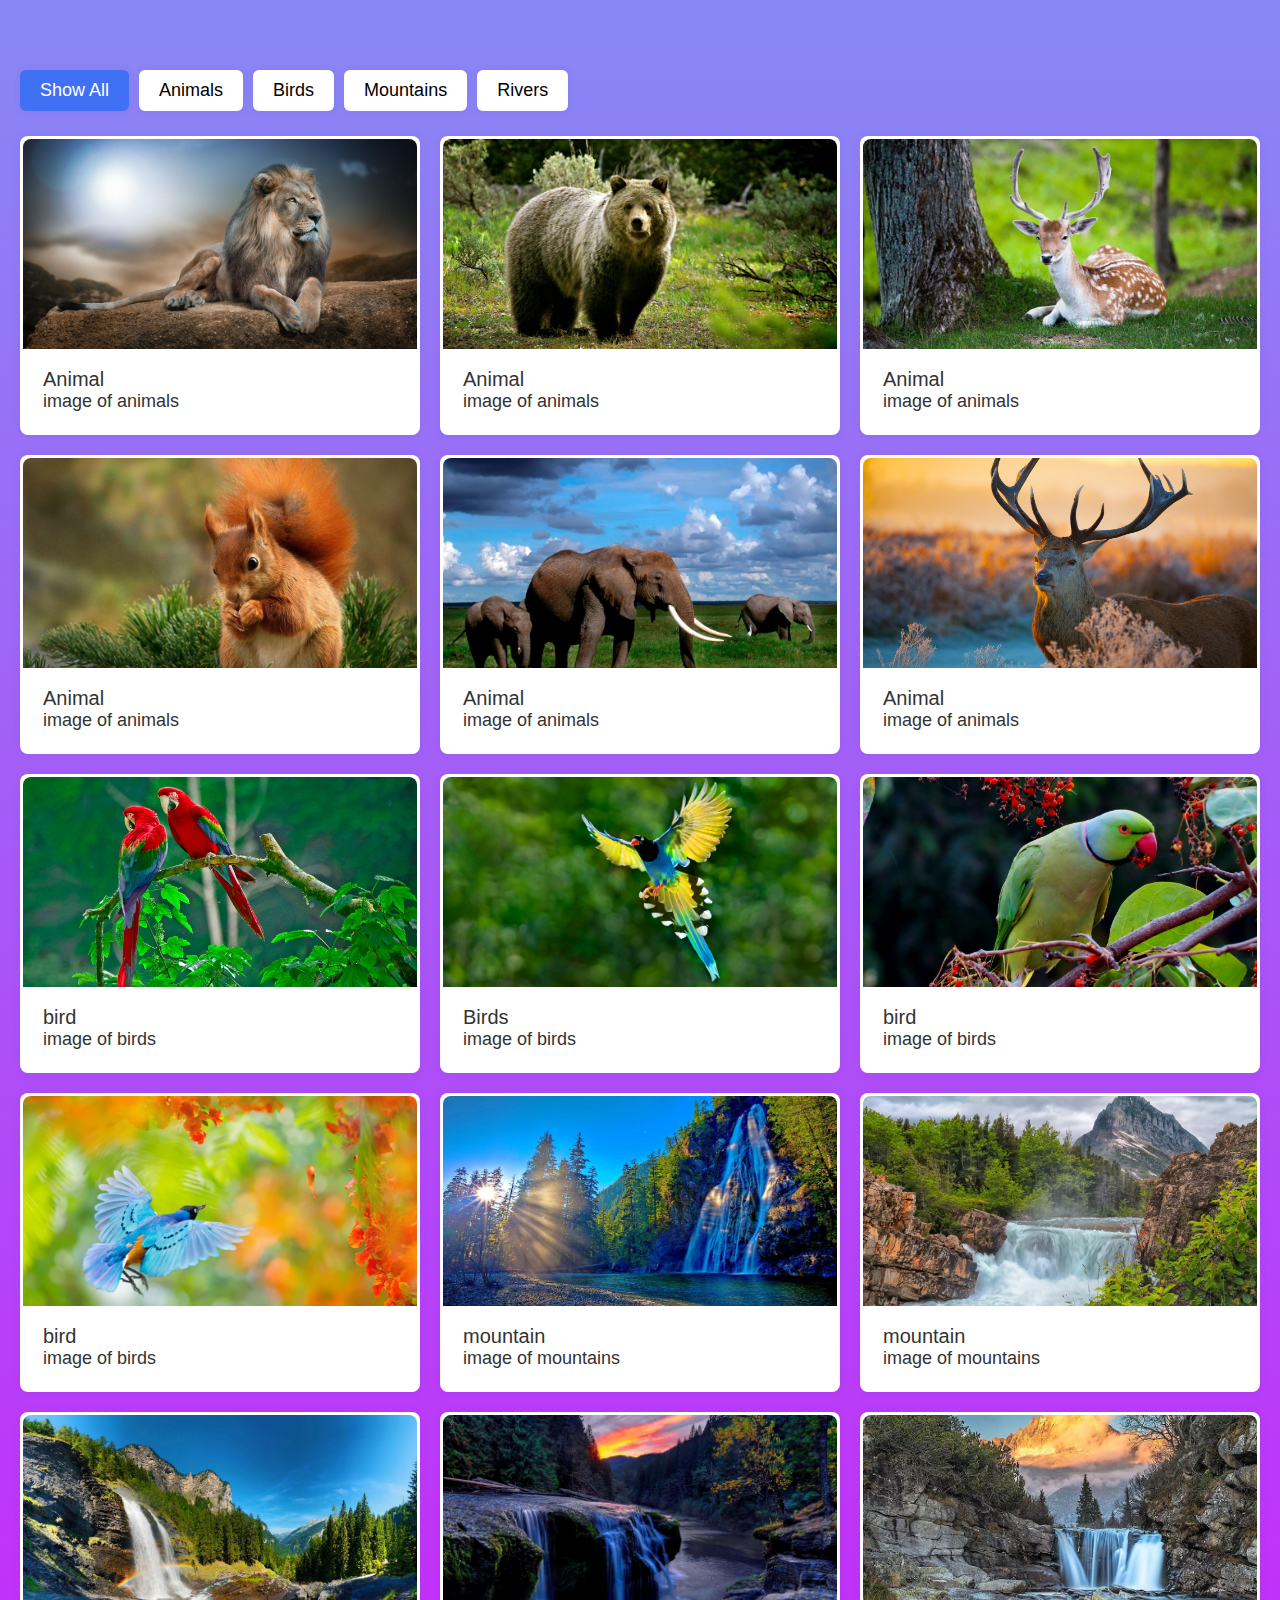
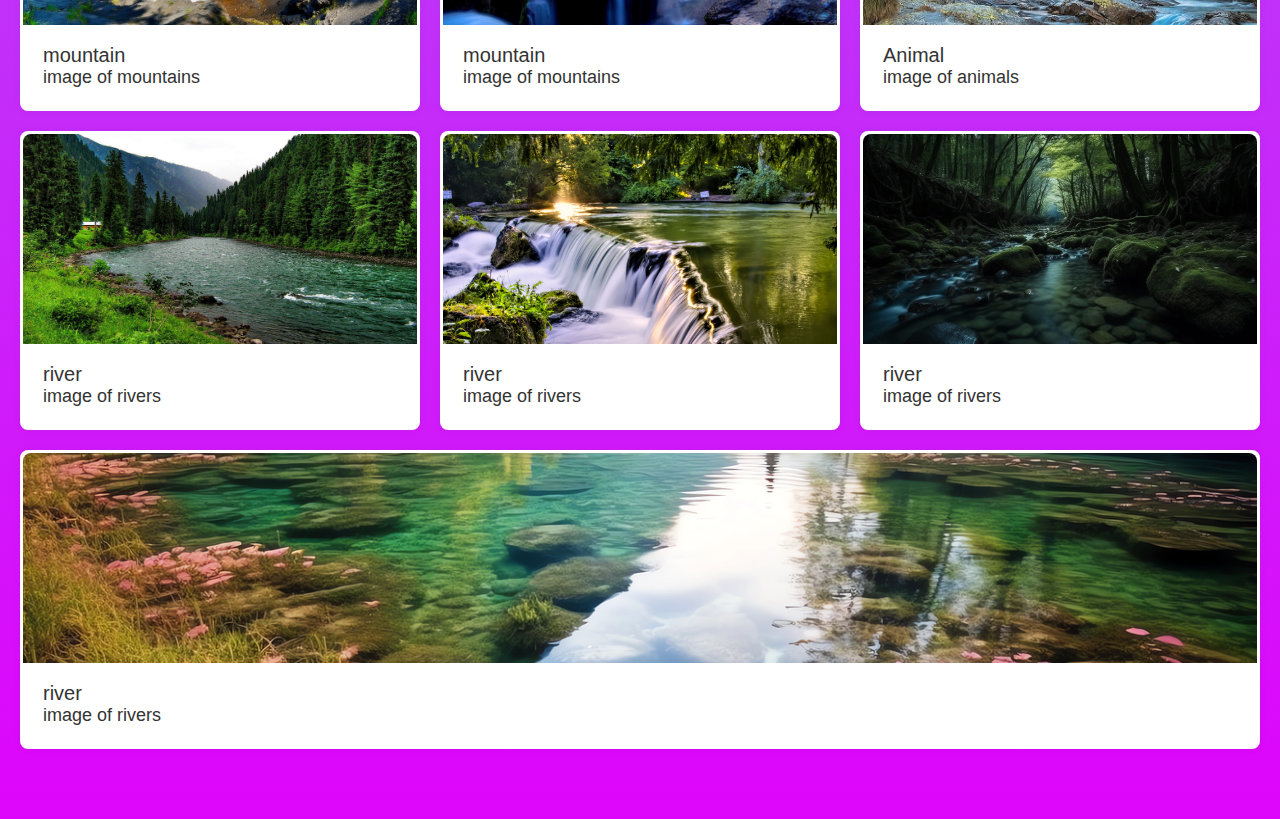
<file: code_Alpha/Task1-Image Gallery/index.html>
<!DOCTYPE html>
<html lang="en">
<head>
    <meta charset="UTF-8">
    <meta name="viewport" content="width=device-width, initial-scale=1.0">
    <title>Image gallery With filter category </title>
    <link rel="stylesheet" href="https://cdnjs.cloudflare.com/ajax/libs/font-awesome/6.7.2/css/all.min.css" integrity="sha512-Evv84Mr4kqVGRNSgIGL/F/aIDqQb7xQ2vcrdIwxfjThSH8CSR7PBEakCr51Ck+w+/U6swU2Im1vVX0SVk9ABhg==" crossorigin="anonymous" referrerpolicy="no-referrer" />
    <link rel="stylesheet" href="style.css">
</head>
<body>
    
<div class="container">
    <!-- filter buttons -->
    <div class="filter_button">
    <button class="active"  data-name="all">Show All</button>
    <button data-name="animals">Animals</button>
    <button data-name="birds">Birds</button>
    <button data-name="mountains">Mountains</button>
    <button data-name="rivers">Rivers</button>

</div>

    <!-- images cards -->
     <div class="filterable_cards">

        <div class="card" data-name="animals">
            <img src="images/animals/a1.jpg" alt="" srcset="">
            <div class="card_body">
                <h6 class="card_title">Animal</h6>
                <p class="card_text">image of animals</p>
            </div>
        </div>

         <div class="card" data-name="animals">
            <img src="images/animals/a2.jpg" alt="" srcset="">
            <div class="card_body">
                <h6 class="card_title">Animal</h6>
                <p class="card_text">image of animals</p>
            </div>
         </div>
             <div class="card" data-name="animals">
            <img src="images/animals/a3.jpg" alt="" srcset="">
            <div class="card_body">
                <h6 class="card_title">Animal</h6>
                <p class="card_text">image of animals</p>
            </div>
        </div>
             <div class="card" data-name="animals">
            <img src="images/animals/a4.jpg" alt="" srcset="">
            <div class="card_body">
                <h6 class="card_title">Animal</h6>
                <p class="card_text">image of animals</p>
            </div>
        </div>
         <div class="card" data-name="animals">
            <img src="images/animals/a5.jpg" alt="" srcset="">
            <div class="card_body">
                <h6 class="card_title">Animal</h6>
                <p class="card_text">image of animals</p>
            </div>
        </div>
         <div class="card" data-name="animals">
            <img src="images/animals/a6.jpg" alt="" srcset="">
            <div class="card_body">
                <h6 class="card_title">Animal</h6>
                <p class="card_text">image of animals</p>
            </div>
            
        </div>
        <!-- birds -->
        <div class="card" data-name="birds">
            <img src="images/birds/bi1.jpg" alt="" srcset="">
            <div class="card_body">
                <h6 class="card_title">bird</h6>
                <p class="card_text">image of birds</p>
            </div>
        </div>

         <div class="card" data-name="birds">
            <img src="images/birds/bi2.webp" alt="" srcset="">
            <div class="card_body">
                <h6 class="card_title">Birds</h6>
                <p class="card_text">image of birds</p>
            </div>
         </div>
             <div class="card" data-name="birds">
            <img src="images/birds/bi3.jpg" alt="" srcset="">
            <div class="card_body">
                <h6 class="card_title">bird</h6>
                <p class="card_text">image of birds</p>
            </div>
            </div>
             <div class="card" data-name="birds">
            <img src="images/birds/bi4.webp" alt="" srcset="">
            <div class="card_body">
                <h6 class="card_title">bird</h6>
                <p class="card_text">image of birds</p>
            </div>
            </div>

            <!-- mountain -->
        
            <div class="card" data-name="mountains">
            <img src="images/mountains/m1.jpg" alt="" srcset="">
            <div class="card_body">
                <h6 class="card_title">mountain</h6>
                <p class="card_text">image of mountains</p>
            </div>
        </div>

         <div class="card" data-name="mountains">
            <img src="images/mountains/m2.jpg" alt="" srcset="">
            <div class="card_body">
                <h6 class="card_title">mountain</h6>
                <p class="card_text">image of mountains</p>
            </div>
         </div>
             <div class="card" data-name="mountains">
            <img src="images/mountains/m3.jpg" alt="" srcset="">
            <div class="card_body">
                <h6 class="card_title">mountain</h6>
                <p class="card_text">image of mountains</p>
            </div>
        </div>
             <div class="card" data-name="mountains">
            <img src="images/mountains/m4.jpg" alt="" srcset="">
            <div class="card_body">
                <h6 class="card_title">mountain</h6>
                <p class="card_text">image of mountains</p>
            </div>
        </div>
         <div class="card" data-name="mountains">
            <img src="images/mountains/m5.jpg" alt="" srcset="">
            <div class="card_body">
                <h6 class="card_title">Animal</h6>
                <p class="card_text">image of animals</p>
            </div>
        </div>
          <div class="card" data-name="rivers">
            <img src="images/rivers/r1.jpg" alt="" srcset="">
            <div class="card_body">
                <h6 class="card_title">river</h6>
                <p class="card_text">image of rivers</p>
            </div>
        </div>

         <div class="card" data-name="rivers">
            <img src="images/rivers/r2.jpg" alt="" srcset="">
            <div class="card_body">
                <h6 class="card_title">river</h6>
                <p class="card_text">image of rivers</p>
            </div>
         </div>
             <div class="card" data-name="rivers">
            <img src="images/rivers/r3.jpg" alt="" srcset="">
            <div class="card_body">
                <h6 class="card_title">river</h6>
                <p class="card_text">image of rivers</p>
            </div>
        </div>
             <div class="card" data-name="rivers">
            <img src="images/rivers/r4.png" alt="" srcset="">
            <div class="card_body">
                <h6 class="card_title">river</h6>
                <p class="card_text">image of rivers</p>
            </div>
        </div>
       
     
    
</div>
   <script src="main.js"></script>
</body>
</html>
</file>
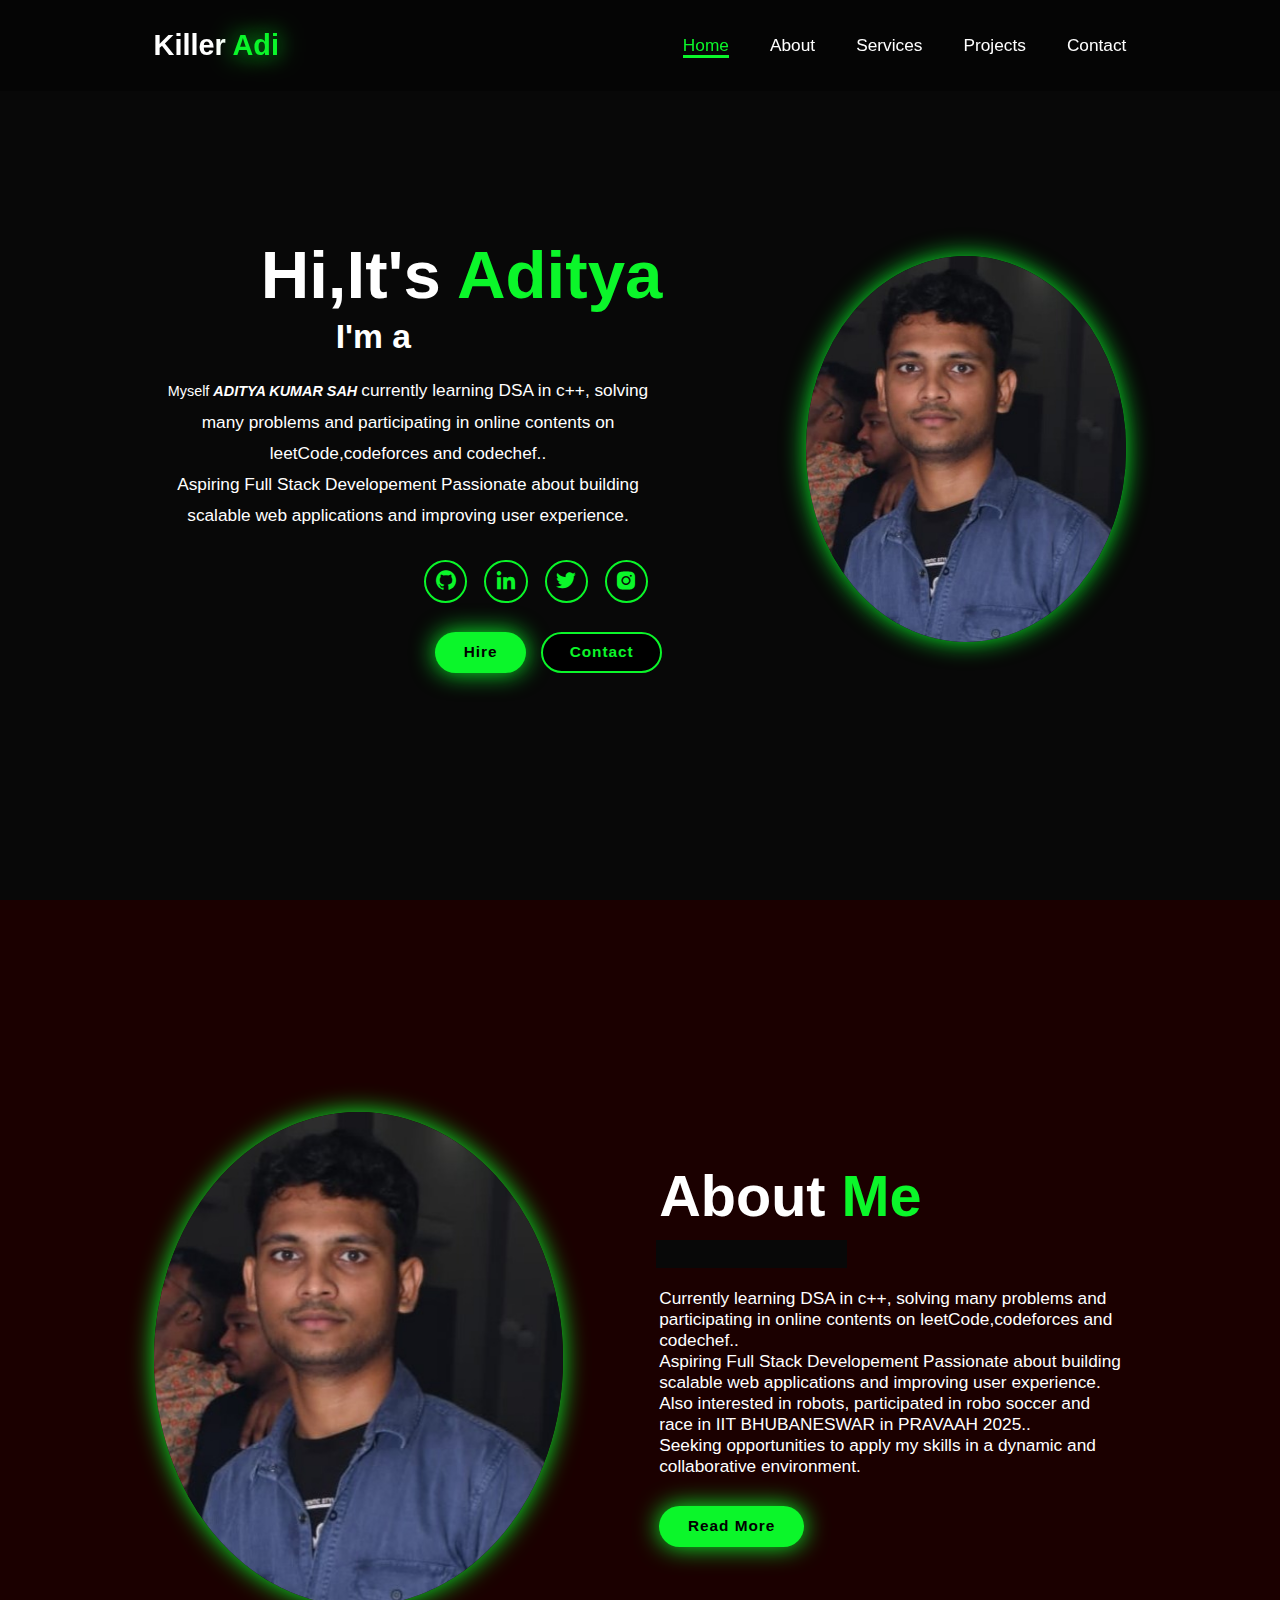
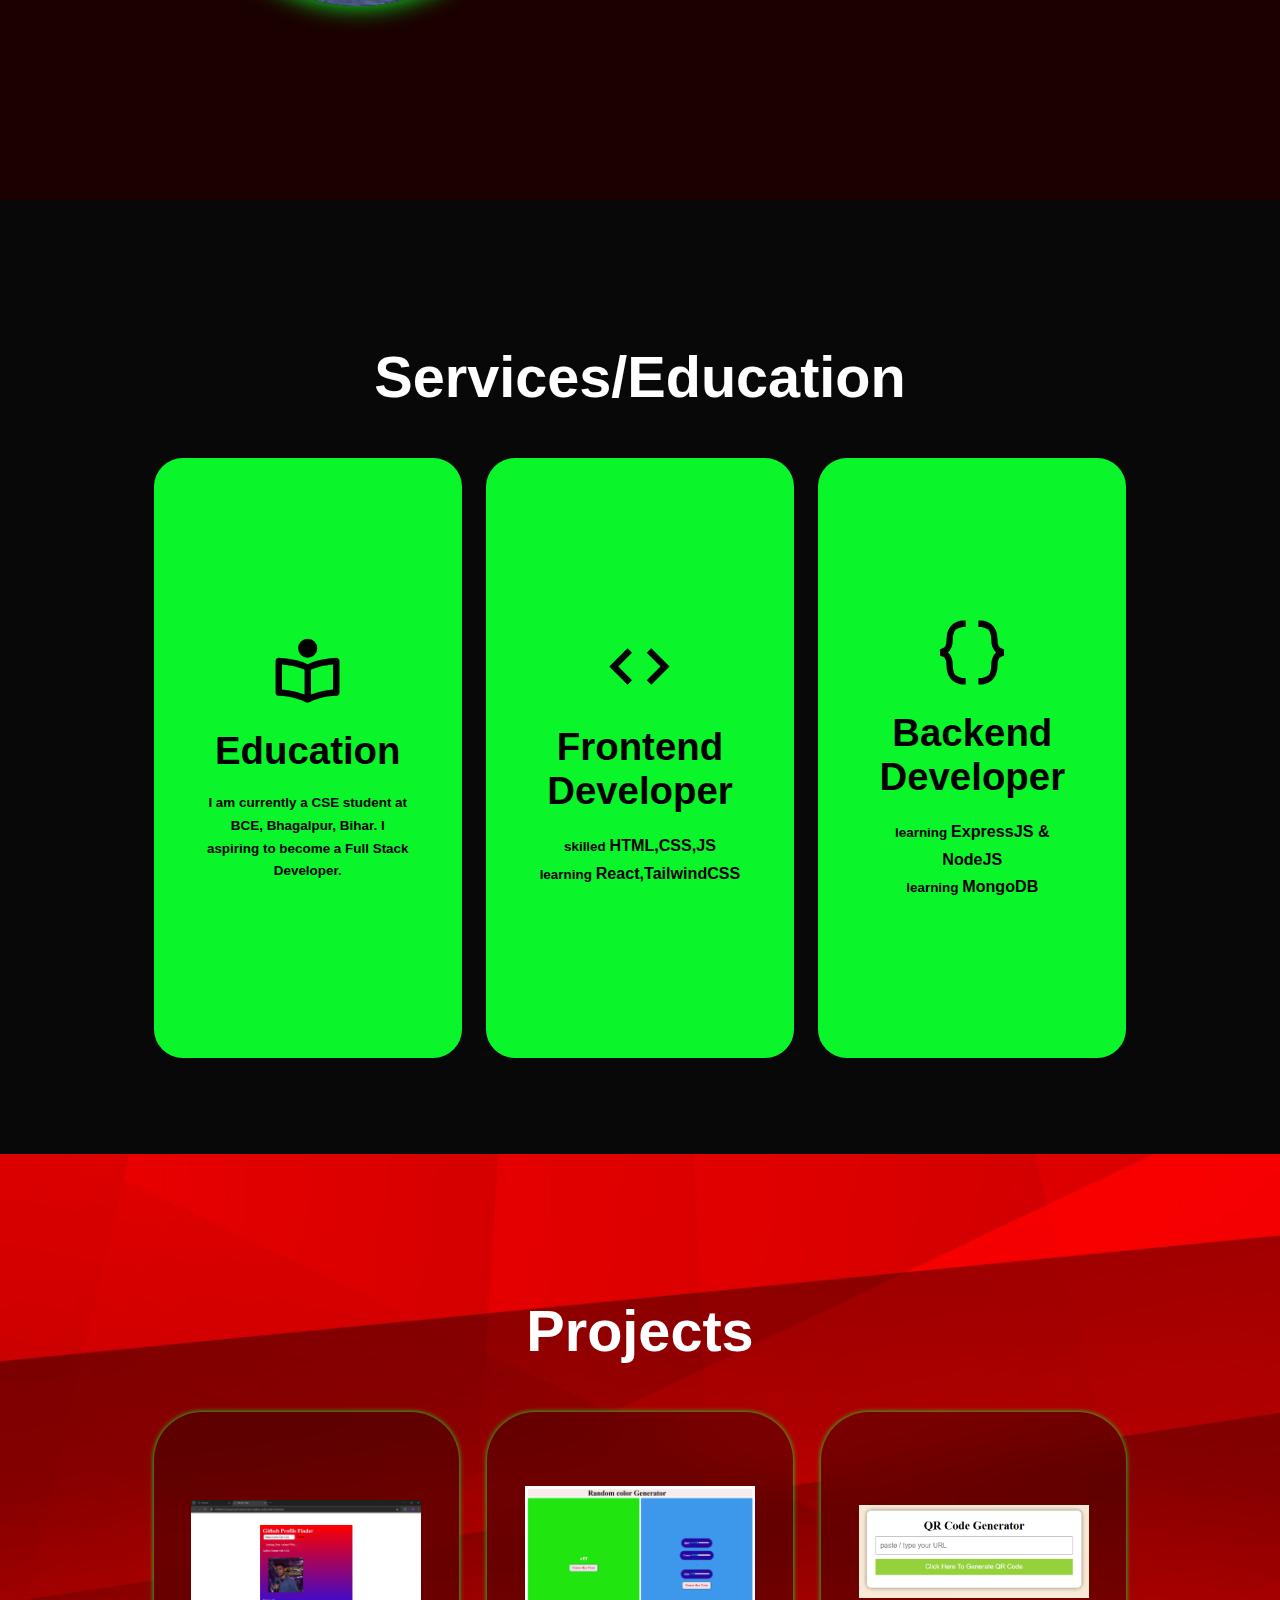
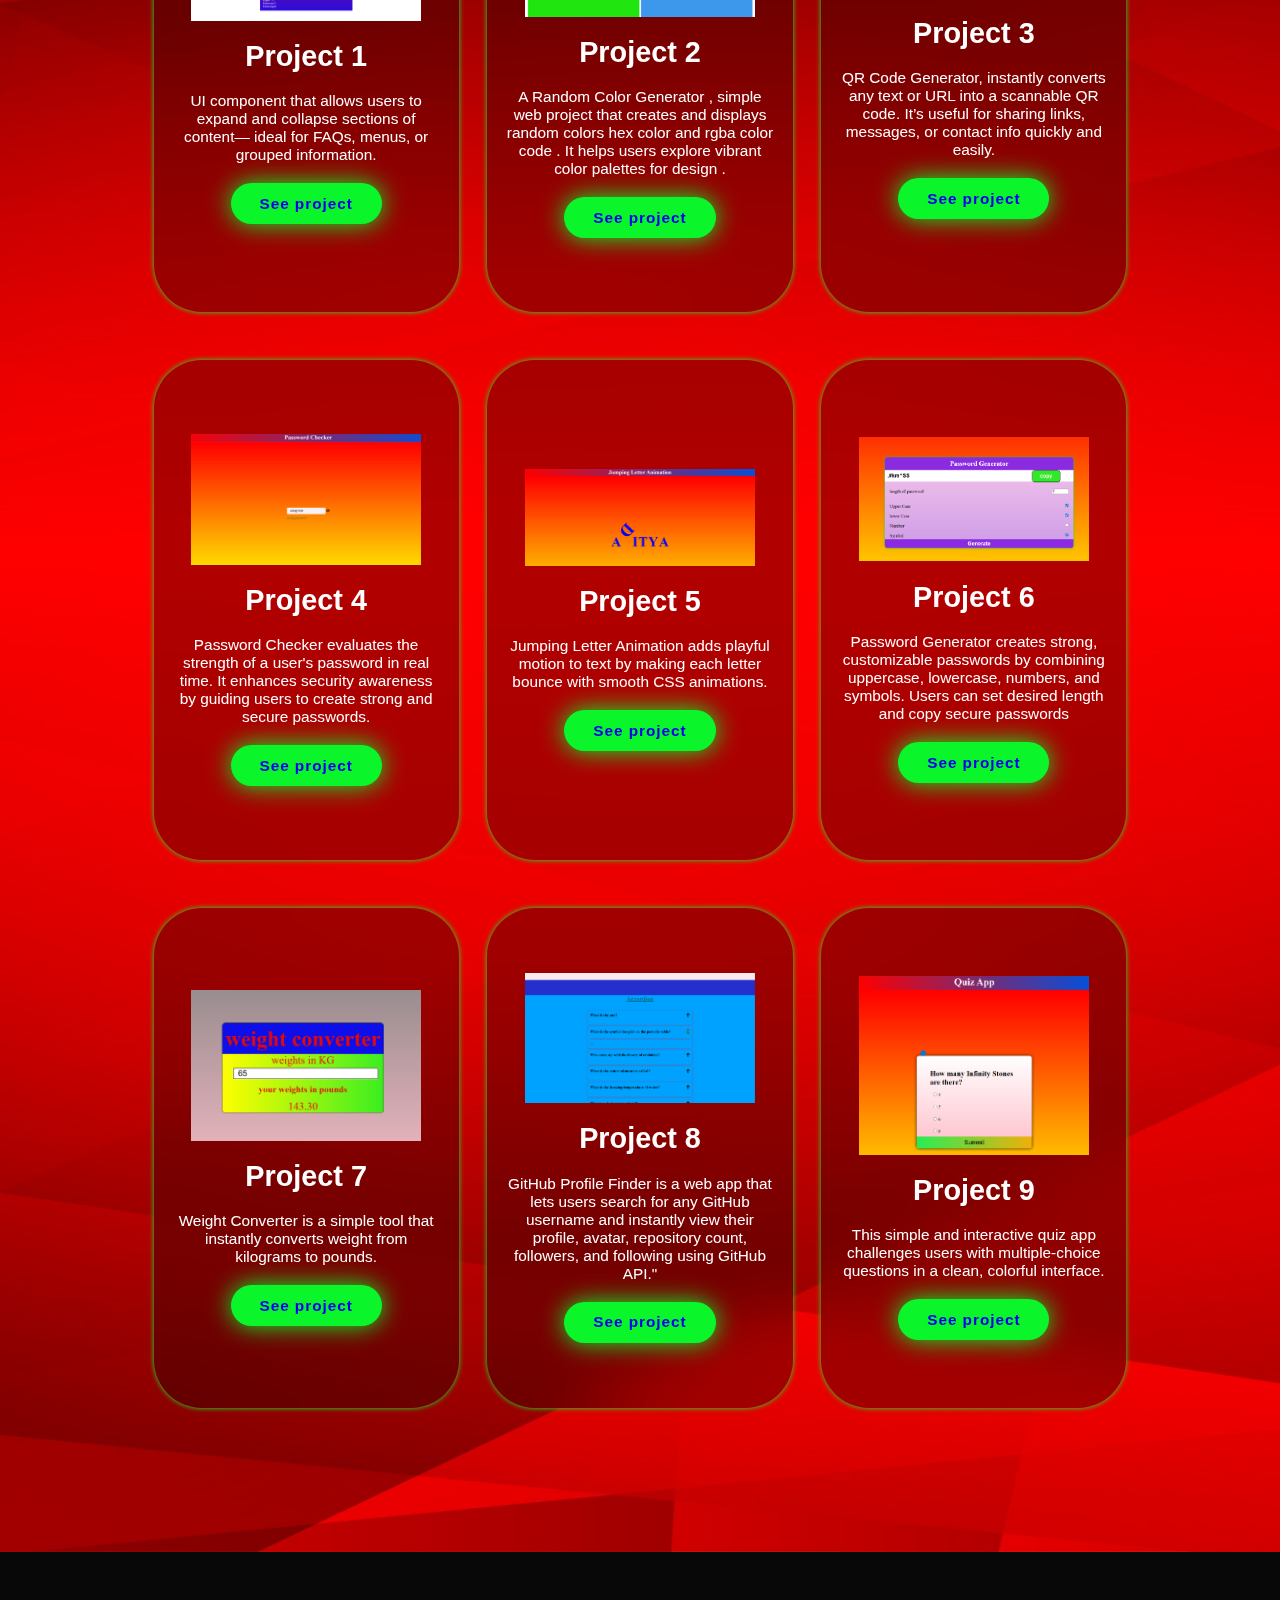
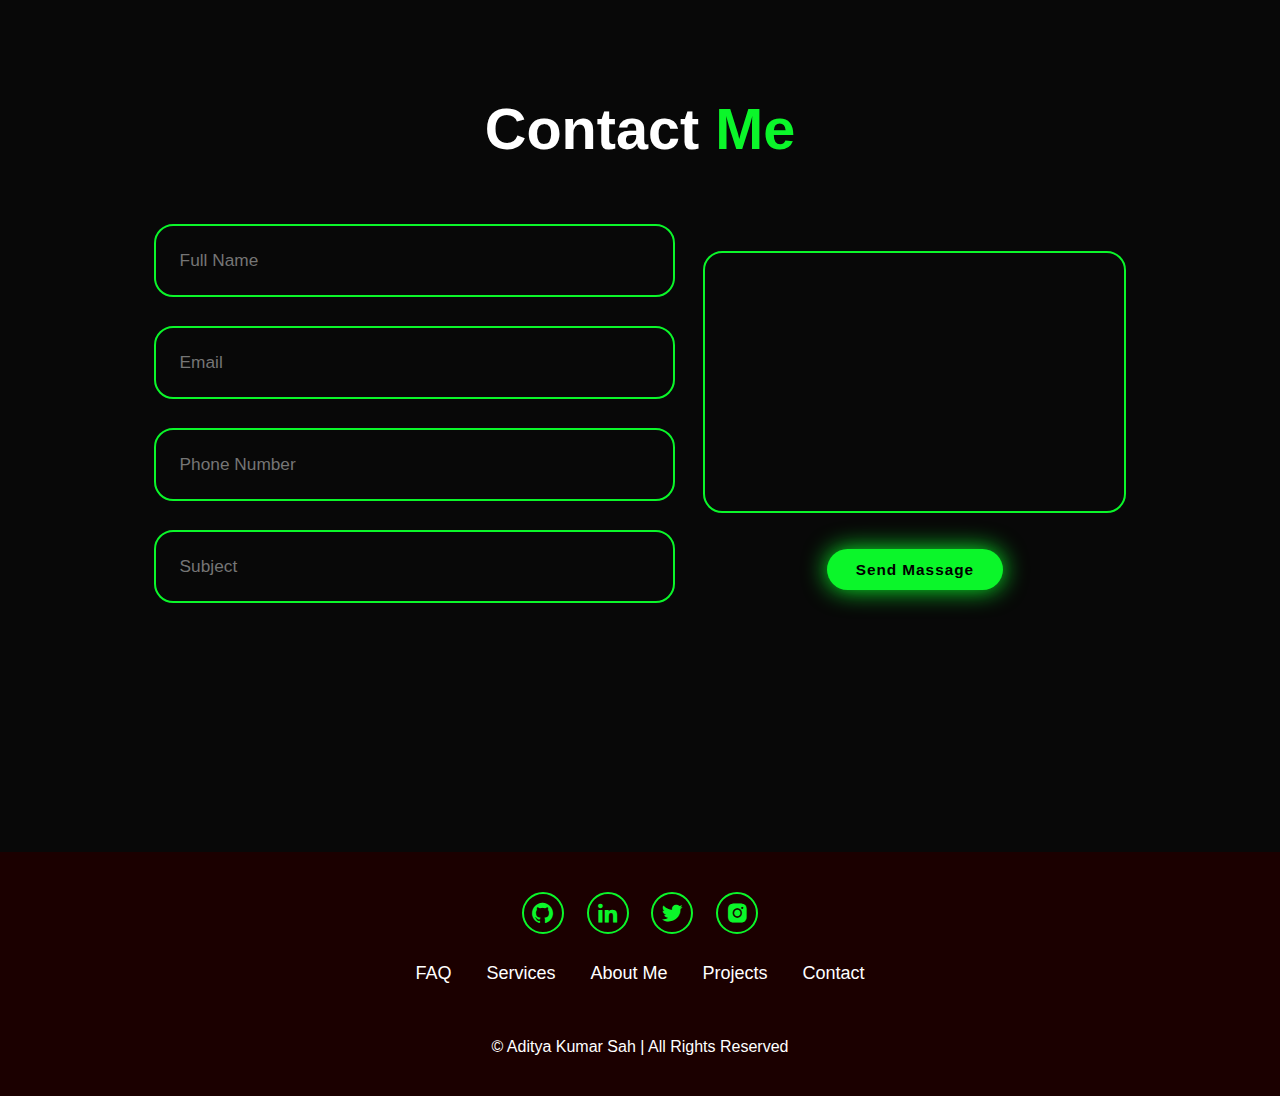
<file: code_Alpha/Task3/index.html>
<!DOCTYPE html>
<html lang="en">
<head>
    <meta charset="UTF-8">
    <meta name="viewport" content="width=device-width, initial-scale=1.0">
    <title>Portfolio</title>
    <link rel="stylesheet" href="style.css">
    <link href='https://unpkg.com/boxicons@2.1.4/css/boxicons.min.css' rel='stylesheet'>
</head>
<body>
    
    <header class="header">
        <a href="#home" class="logo">
            Killer <span>Adi</span>
        </a>
        <i class="bx bx-menu" aria-hidden="true" id="main-icon"></i>

        <nav class="navbar">
            <a href="#home" class="active">Home</a>
            <a href="#about">About</a>
            <a href="#services">Services</a>
            <a href="#projects">Projects</a>
            <a href="#contact">Contact</a>
        </nav>
    </header>
<section class="home" id="home">
<div class="home-content">
    <h1>
        Hi,It's <span>Aditya</span>
    </h1>
    <h3 class="text-animation">
        I'm a <span></span>
    </h3>
    <p>Myself <b><i>ADITYA KUMAR SAH </i></b> 
<big>currently learning DSA in c++, solving many problems and participating in online contents on leetCode,codeforces and codechef..
<br>
Aspiring Full Stack Developement Passionate about building scalable web applications and improving user experience.</big> 


</p>
<div class="social-icons">
    <a href="https://github.com/Aditya-Kumar-Sah-CSE">
       <i class="bx bxl-github"></i>
 </a>
 <a href="https://www.linkedin.com/in/aditya-kumar-sah-cse
">
    <i class='bx bxl-linkedin'></i>	
</a> 
 <a href="https://twitter.com/KumarAdity46081">
    <i class="bx bxl-twitter"></i>
</a>
        <a href="https://www.instagram.com/killer_adi_28/">        
            <i class="bx bxl-instagram-alt" ></i>
        </a>

   
</div>
<div class="btn-group">
    <a href="#" class="btn">Hire</a>
    <a href="#contact" class="btn">Contact</a>
</div>

</div>
<div class="home-img">
    <img src="prof.jpg" alt="">
</div>
</section>

<section class="about" id="about">
    <div class="about-img">
        <img src="prof.jpg" alt="">
    </div>
    <div class="about-content">
        <h2 class="heading">About <span>Me</span></h2>
        <h3 class="text-animation">
            <span></span>
        </h3>
        <p>Currently learning DSA in c++, solving many problems and participating in online contents on leetCode,codeforces and codechef..
<br>
Aspiring Full Stack Developement Passionate about building scalable web applications and improving user experience.
<br>
Also interested in robots, participated in robo soccer and race 
in IIT BHUBANESWAR in PRAVAAH 2025..
<br>
Seeking opportunities to apply my skills in a dynamic and collaborative environment.</p>
<a href="#" class="btn">Read More</a>
    </div>
</section>

<section class="services" id="services">
    
    <h2 class="heading">Services/Education</h2>
    <div class="services-container">

        <div class="services-box">
            <div class="services-info">
               <i class="bx bx-book-reader"></i>

                <!-- <i class="bx bx-code"></i>
                <i class="bx  bx-education"  ></i>  -->
                <h4>Education</h4>
                <p>
                    I am currently a CSE student at BCE, Bhagalpur, Bihar. I aspiring to become a Full Stack Developer.
                </p>
            </div>
        </div>
       <div class="services-box">
            <div class="services-info">
               
                <i class="bx bx-code"></i>
                <!-- <i class="bx  bx-education"  ></i>  -->
                <h4>Frontend Developer</h4>
                <p>
                   skilled <big>HTML,CSS,JS</big>
                   <br>
learning <big>React,TailwindCSS</big>
                </p>
            </div>
            
        </div>
             <div class="services-box">
            <div class="services-info">
                
                 <i class="bx bx-code-curly"></i>
                <!-- <i class="bx  bx-education"  ></i>   -->
                <h4>Backend Developer</h4>
                <p>
                   learning <big> ExpressJS & NodeJS </big><br>
                    learning <big>MongoDB</big>
                </p>
            </div>
        </div>
        </div>

    <!-- </div> -->
</section>
<section class="projects" id="projects">
<h2 class="heading" >Projects</h2>
<div class="projects-box">
    <div class="projects-card">
        <img src="project/project8.png" alt="">
        <h3>Project 1</h3>
        <p>UI component that allows users to expand and collapse sections of content— ideal for FAQs, menus, or grouped information.</p>
        <div class="btn">
           <a href="https://aditya-kumar-sah-cse.github.io/practice-projects/javaScriptProjects/project-6github_profile_finder/index.html">See project</a> 
        </div>
    </div>

    <div class="projects-card">
        <img src="project/project2.png" alt="">
        <h3>Project 2</h3>
        <p>A Random Color Generator , simple web project that creates and displays random colors hex color and rgba color code . It helps users explore vibrant color palettes for design .</p>
        <div class="btn">
           <a href="https://aditya-kumar-sah-cse.github.io/PROJECTS_/project2_random_colot"> See project</a>
        </div>
    </div>

    <div class="projects-card">
        <img src="project/project3.png" alt="">
        <h3>Project 3</h3>
        <p> QR Code Generator, instantly converts any text or URL into a scannable QR code. It’s useful for sharing links, messages, or contact info quickly and easily.</p>
        <div class="btn">
           <a href="https://aditya-kumar-sah-cse.github.io/PROJECTS_/project3_QR_generator/">See project</a> 
        </div>
    </div>

    <div class="projects-card">
        <img src="project/project4.png" alt="">
        <h3>Project 4</h3>
        <p>Password Checker  evaluates the strength of a user's password in real time. It enhances security awareness by guiding users to create strong and secure passwords.</p>
       <div class="btn">
           <a href="https://aditya-kumar-sah-cse.github.io/practice-projects/javaScriptProjects/project-1/">See project</a> 
        </div>
    </div>

    <div class="projects-card">
        <img src="project/project5.png" alt="">
        <h3>Project 5</h3>
        <p>Jumping Letter Animation adds playful motion to text by making each letter bounce with smooth CSS animations.</p>
        <div class="btn">
            <a href="https://aditya-kumar-sah-cse.github.io/practice-projects/javaScriptProjects/project-2/">See project</a>
        </div>
    </div>

    <div class="projects-card">
        <img src="project/project6.png" alt="">
        <h3>Project 6</h3>
        <p>Password Generator creates strong, customizable passwords by combining uppercase, lowercase, numbers, and symbols. Users can set desired length and copy secure passwords </p>
        <div class="btn">
            
            <a href="https://aditya-kumar-sah-cse.github.io/practice-projects/javaScriptProjects/project-4/">See project</a>
        </div>
    </div>
    <div class="projects-card">
        <img src="project/project7.png" alt="">
        <h3>Project 7</h3>
        <p>Weight Converter is a simple tool that instantly converts weight from kilograms to pounds. </p>
        <div class="btn">
            <a href="https://aditya-kumar-sah-cse.github.io/practice-projects/javaScriptProjects/project-5/"> See project</a>
           
        </div>
    </div>
     <div class="projects-card">
        <img src="project/project1.png" alt="">
        <h3>Project 8</h3>
        <p>GitHub Profile Finder is a web app that lets users search for any GitHub username and instantly view their profile, avatar, repository count, followers, and following using GitHub API."</p>
        <div class="btn">
           <a href="https://aditya-kumar-sah-cse.github.io/PROJECTS_/project1_Accordion/">See project</a> 
        </div>
    </div>
    <div class="projects-card">
        <img src="project/project9.png" alt="">
        <h3>Project 9</h3>
        <p>This simple and interactive quiz app challenges users with multiple-choice questions in a clean, colorful interface. </p>
        <div class="btn">
           <a href="https://aditya-kumar-sah-cse.github.io/practice-projects/javaScriptProjects/project-3/">See project</a> 
        </div>
    </div>
</div>
</section> 
<section class="contact" id="contact">
<h2 class="heading">Contact <span>Me</span></h2>

<form action="#">
    <div class="input-group">
        <div class="input-box">
        <input type="text" placeholder="Full Name">
        <input type="email" placeholder="Email">
        </div>
    
    <div class="input-box">
        <input type="number" placeholder="Phone Number">
        <input type="text" placeholder="Subject">
    </div>
</div>
<div class="input-group-2">
    <textarea name="" id="" col="30" rows="10" placeholder="Your Massage" >
         
    </textarea>
    <input type="submit" value="Send Massage" class="btn">
</div>
</form>
</section>
<footer class="footer">
    <div class="social">
         <a href="https://github.com/Aditya-Kumar-Sah-CSE">
       <i class="bx bxl-github"></i>
 </a>
 <a href="https://www.linkedin.com/in/aditya-kumar-sah-cse
">
    <i class='bx bxl-linkedin'></i>	
</a> 
 <a href="https://twitter.com/KumarAdity46081">
    <i class="bx bxl-twitter"></i>
</a>
        <a href="https://www.instagram.com/killer_adi_28/">        
            <i class="bx bxl-instagram-alt" ></i>
        </a>

    </div>
    <ul class="list">
<li>
    <a href="#">FAQ</a>
</li>
<li>
    <a href="#services">Services</a>
</li>
<li>
    <a href="#about">About Me</a>
</li>
<li>
    <a href="#projects">Projects</a>
</li>
<li>
    <a href="#contect">Contact</a>
</li>
    </ul>
    <p class="copyright">
        &copy; Aditya Kumar Sah | All Rights Reserved
    </p>
</footer>
   <script src="main.js"></script>
</body>
</html>
</file>
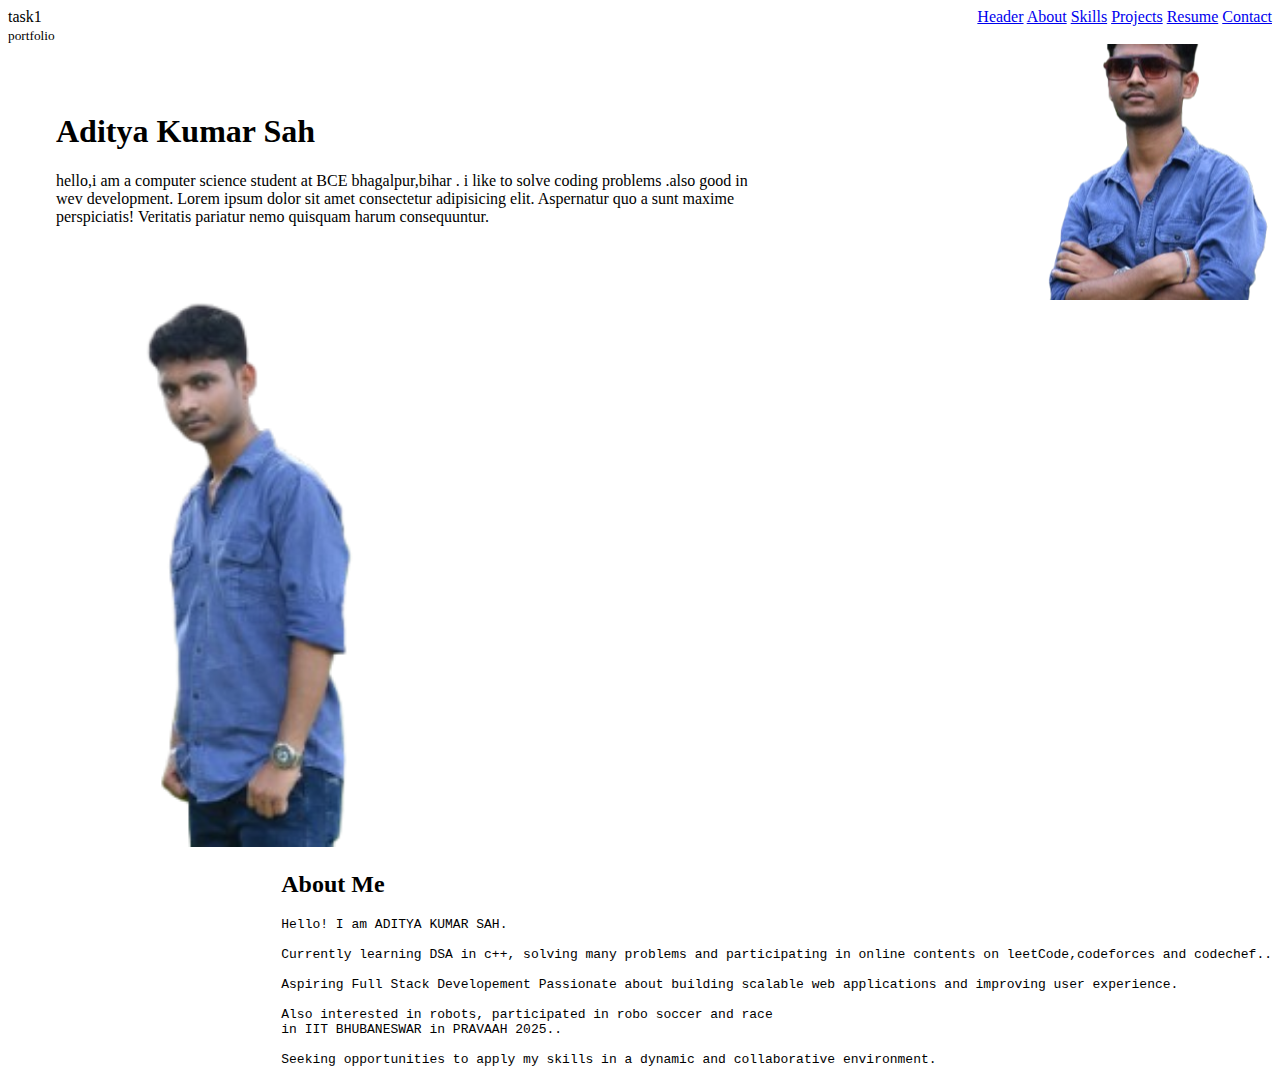
<file: codsoft/level1/task1/index.html>
<!DOCTYPE html>
<html lang="en">
<head>
    <meta charset="UTF-8">
    <meta name="viewport" content="width=device-width, initial-scale=1.0">
    <title>portfolio-website</title>
</head>
<body>
    <header>
        <div style="float: left ;" >
            <large>task1</large>
            <br>
            <small>portfolio</small>
        </div>
        <div style="float: right;">
             <nav >
            <a href="#header">Header</a>
            <a href="#about">About</a>
            <a href="#skills">Skills</a>
            <a href="projects">Projects</a>
            <a href="resume">Resume</a>
            <a href="contact">Contact</a>
        </nav>
        </div>
    </header >
    <div class="container" style="clear: both;" >
       
        <section class="header" style="background: url(images/profile.png) no-repeat right;
        height: 10rem; padding: 3rem;">
            <h1>Aditya Kumar Sah</h1>
            <p style="width: 45rem;">hello,i am a computer science student at BCE bhagalpur,bihar . i like to solve coding problems .also good in wev development.
                Lorem ipsum dolor sit amet consectetur adipisicing elit. Aspernatur quo a sunt maxime perspiciatis! Veritatis pariatur nemo quisquam harum consequuntur.

            </p>

        </section>
        <section class="about" style="height: 30vh;">
        <div style="float: left; margin-left: 3rem;">
            <img src="images/img.png" alt="" style="width: 22rem;">
        </div>
        <div style="float: right;">
    <h2>About Me</h2>
    <pre>
Hello! I am ADITYA KUMAR SAH. 

Currently learning DSA in c++, solving many problems and participating in online contents on leetCode,codeforces and codechef..

Aspiring Full Stack Developement Passionate about building scalable web applications and improving user experience.

Also interested in robots, participated in robo soccer and race 
in IIT BHUBANESWAR in PRAVAAH 2025..

Seeking opportunities to apply my skills in a dynamic and collaborative environment.
</pre>
        </div>
        </section>
        <section class="skills">

        </section>
        <section class="projects">

        </section>
        <section class="resume">

        </section>
        <section class="contact">

        </section>
    </div>
    <footer></footer>
</body>
</html>
</file>
<file: code_Alpha/Task1-Image Gallery/style.css>
@import url('https://fonts.googleapis.com/css2?family=Bebas+Neue&family=Jost:ital,wght@0,100..900;1,100..900&family=Playwrite+AU+VIC+Guides&family=Poppins:ital,wght@0,100;0,200;0,300;0,400;0,500;0,600;0,700;0,800;0,900;1,100;1,200;1,300;1,400;1,500;1,600;1,700;1,800;1,900&family=Roboto:ital,wght@0,100;0,300;0,400;0,500;0,700;0,900;1,100;1,300;1,400;1,500;1,700;1,900&family=WDXL+Lubrifont+TC&display=swap');
*{
    margin: 0;
    padding: 0;
    box-sizing: border-box;
    font-family: sans-serif;
}
body{
    min-height: 100vh;
    background: linear-gradient(rgb(136, 136, 245),rgb(222, 5, 251));
}
.search{
    
    display: flex;
    height: 40vh;
    align-items: center;
    justify-content: center;
    position: relative;
}
.search img {
    width: 100%;
    height: 100%;
    object-fit: cover;
    position: absolute;
}
.search .content {
    color: #fff;
    text-align: center;
    position: relative;
    z-index: 2;
}
.search h1{
font-size: 2.65rem;
font-weight: 600;
}
.search p{
font-size: 1.5rem;
margin-top: 8px;
}
.search .search-box{
    height: 55px;
    margin: 45px 0;
}
.search-box i{
    position: absolute;
    left: 20px;
    top: 50%;
    font-size: 1.4rem;
    color:aquamarine;
    transform: translateY(-50%);
}
input ,button,i{
    outline: none;
    border: none;
    border-radius: 5px;
}
.search-box input {
    width: 100%;
    height: 100%;
    
    font-size: 1.1rem;
   padding-left: 55px;
   
}
.container{
    position: relative;
    max-width: 1350px;
    width: 100%;
    padding: 20px;
    margin: 50px auto;
    /* background: linear-gradient(pink,rgb(72, 187, 245)); */
}

.filter_button{
    display: flex;
    align-items: center;
    flex-wrap: wrap;
    gap: 10px;
}
button{
    padding: 10px 20px;
    font-size: 18px;
    background: #fff;
    border: none;
    border-radius: 6px;
    cursor: pointer;
    box-shadow: 0 0 10px rgba(0,0,0,0.05);
}
button.active{
    background: #4070f4;
    color: #fff;
}
.filterable_cards{
    display: flex;
margin-top: 25px;
gap: 20px;
flex-wrap: wrap;

}

.card{
    flex-grow: 1;
    flex-basis: 300px;
    background-color: #fff;
    padding: 3px;
    border-radius: 8px;
    box-shadow: 0 0 10px rgba(0,0,0,0.05);
}
.card.hide{
    display: none;
}
.card img {
    width: 100%;
    height: 210px;
    object-fit: cover;
      border-radius: 8px 8px 0 0;
}
.card_body{
    padding: 15px 20px 20px;
}
.card_title{
    font-size: 20px;
    font-weight: 500;
    color: #333;
}
.card_text{
    font-size: 18px;
   
    color: #333;
}

.container .load-more{

}
</file>
<file: code_Alpha/Task3/style.css>
*{
    margin: 0;
    padding: 0;
    box-sizing: border-box;
    text-decoration: none;
    border: none;
    outline: none;
    scroll-behavior: smooth;
    font-family: "poppins", sans-serif;
}
:root{
    --bg-color: #080808;
    --second-bg-color:#1b0000;
    --text-color: white;
    /* --main-color:#f60b0b; */
    --main-color:#0bf62a;
}
html{
    font-size: 60%;
    overflow-x: hidden;
}
body{
    background: var(--bg-color);
    color: var(--text-color);
}
.header{
    position: fixed;
    top: 0;
    left: 0;
    padding: 3rem 12% 3rem;
    background: rgba(0,0,0,0.3);
    backdrop-filter: blur(10px);
    display: flex;
    justify-content: space-between;
    align-items: center;
    z-index: 100;
    width: 100%;
}
.logo{
    font-size: 3rem;
    color: var(--text-color);
    font-weight: 800;
    cursor: pointer;
    transition: 0.3s ease;
}
.logo:hover{
    transform: scale(1.1);
}
.logo span{
    text-shadow: 0 0 25px var(--main-color)
}
.navbar a{
font-size: 1.8rem;
color: var(--text-color);
margin-left: 4rem;
font-weight: 500;
transition: 0.3s ease;
border-bottom: 3px solid transparent;
}
.navbar a:hover,
.navbar a.active{
    color: var(--main-color);
    border-bottom: 3px solid var(--main-color);
}
#main-icon{
    font-size: 3.6rem;
    color: var(--main-color);
    display: none;
}

section{
    min-height: 100vh;
    padding: 10rem 12% 10rem ;
}
.home{
    display: flex;
    align-items: center;
    justify-content: center;
    gap: 15rem;
}
.home-content{
    display: flex;
    flex-direction: column;
    align-items: flex-end;
    text-align: center;
    justify-content: center;
}
span{
    color: var(--main-color);
}
.logo span{
color: var(--main-color);
}
.home-content h3{
    margin-bottom: 2rem;
    margin-top: 1rem;
    font-size: 3.5rem;
}
.home-content h1{
    font-size: 7rem;
    font-weight: 700;
    margin-top: 1.5rem;
    
    line-height: 1;
}
.home-img img{
    background: linear-gradient(rgb(232, 9, 9),rgb(67, 8, 8));
    position: relative;
    /* width: 32vw; */
    width: 25vw;
    border-radius: 50%;
    box-shadow: 0 0 25px var(--main-color);
    cursor: pointer;
    transition: 0.4s ease-in-out;
}
.home-img img:hover{
box-shadow: 0 0 25px var(--main-color),
            0 0  50px var(--main-color),
             0 0  100px var(--main-color);
}
.home-content p{
    font-size: 1.5rem;
    font-weight: 500;
    line-height:1.8 ;
    max-width:1000px ;
}
.social-icons a{
display: inline-flex;
justify-content: center;
align-items: center;
width: 4.5rem;
height: 4.5rem;
background: transparent;
border: 2px solid var(--main-color);
font-size: 2.5rem;
border-radius: 50%;
color: var(--main-color);
margin:3rem 1.5rem 3rem 0;
transition: 0.3s ease;
}
.social-icons a:hover{

color: var(--text-color);
transform: scale(1.3)translateY(-5px);
box-shadow: 0 0 25px var(--main-color);
background-color: var(--main-color);
}
.btn{
    display: inline-block;
    padding: 1rem 2.8rem;
    background: var(--main-color);
    box-shadow: 0 0 25px var(--main-color);border-radius: 4rem;
    font-size: 1.6rem;
    color: black;
    border: 2px solid transparent;
    letter-spacing: 0.1rem;
    font-weight: 600;
    transition: 0.3s ease-in-out;
    cursor: pointer;
}
.btn:hover{
    transform: scale(1.05);
    box-shadow: 0 0 50px var(--main-color);
}
.btn-group{
display: flex;
align-items: center;
gap: 1.5rem;
}
.btn-group a:nth-of-type(2){
    background-color: black;
    color:var(--main-color);
    border: 2px solid var(--main-color);
    box-shadow: 0 0 25px transparent;
}
.btn-group a:nth-of-type(2):hover{
    box-shadow: 0 0 25px var(--main-color);
    background-color: var(--main-color);
    color: black;
}
.text-animation{
    font-size: 34px;
    font-weight: 600;
    min-width: 280px;
}
.text-animation span{
    position: relative;
}
.text-animation span::before{
    content:"Web Developer";
    color: var(--main-color);
    animation: words 20s infinite;

}
.text-animation span::after{
    content: "";
    background-color: var(--bg-color);
    position: absolute;
    width: calc(100% + 8px);
    height: 100%;
    border-left: 3px solid var(--bg-color);
    right: -8px;
    animation: cursor 0.6s infinite , typing 20s steps(14) infinite;
}

@keyframes cursor{
    to{
        border-left: 2px solid var(--main-color);
    }
}
@keyframes words{
    0%,
    20%{
        content: "CSE Student";
    }
    21%,
    40%{
        content: "Web Designer";
    }
    41%,
    60%{
        content: "UI/UX Designer";
    }
    61%,
    80%{
        content: "Web Developer";
    }
    81%,
    100%{
        content: "Problem Solver";
    }
}
@keyframes typing {
    10%,
    15%,
    30%,
    35%,
    50%,
    55%,
    70%,
    75%,
    90%,
    95% {
        width: 0;
    }
        5%,
        20%,
        25%,
        40%,
        45%,
        60%,
        80%,
        85%{
            width: calc(100% + 8px);
        }
}
.about{
    display: flex;
    justify-content: center;
    align-items: center;
    gap: 10rem;
    background-color: var(--second-bg-color);
    color: var(--text-color);
}
.about-img{
    border-radius: 50%;
}
.about-img img{
    position: relative;
    width: 32vw;
    border-radius: 50%;
    box-shadow: 0 0 25px var(--main-color);
    top: 1rem;
    cursor: pointer;
    transition: 0.4s ease-in-out;
}
.about-img img:hover{
    box-shadow: 0 0 25px var(--main-color),
            0 0  50px var(--main-color),
            0 0  100px var(--main-color);

}
.heading{
    text-align: center;
    font-size: 6rem;
    margin: 5rem 0; 
}
.about-content h2{
    text-align: left;
    line-height: 1.5;
    margin: 5rem 0;
}
.about-content h3{
    font-size: 2.6rem;
}
.about-content p{
    font-size: 1.8rem;
    margin: 2rem 0 3rem;
}   
.about .heading{
    margin: 0;
}

.text-animation span::before{
    content:"Web Developer";
    color: var(--main-color);
    animation: words 20s infinite;

}
.text-animation span::after{
    content: "";
    background-color: var(--bg-color);
    position: absolute;
    width: calc(100% + 8px);
    height: 100%;
    border-left: 3px solid var(--bg-color);
    right: -8px;
    animation: cursor 0.6s infinite , typing 20s steps(14) infinite;
}
::-webkit-scrollbar{
    width: 15px;
}
::-webkit-scrollbar-thumb{
    background-color: var(--main-color);
}
::-webkit-scrollbar-track{
    background-color: var(--bg-color);
    width: 50px;
}
.services{
    background-color: var(--bg-color);
    color: black;
}
.services h2{
    margin-bottom: 5rem;
    color: var(--text-color)
}
.services-container{
    display: grid;
    grid-template-columns: repeat(3,1fr);
    align-items: center;
    gap: 2.5rem;
}
.services-box{
    display: flex;
    align-items: center;
    justify-content: center;
    height: 600px;
    background-color: var(--main-color);
    border-radius: 3rem;
    border: 5px solid transparent;
    cursor: pointer;
    transition: 0.4s ease-in-out;
}
.services-box:hover{
    background: var(--second-bg-color);
    color: var(--main-color);
    border: 5px solid var(--main-color);
    transform: scale(1.03);
}
.services-box .services-info{
    height: 100%;
    display: flex;
    flex-direction: column;
    text-align: center;
    justify-content: center;
    padding: 5rem 5rem;

}
.services-info h4{
    font-size: 4rem;
    margin: 2rem 0;
    font-weight: 800;
}
.services-info p{
    font-size: 1.4rem;
    font-weight: 600;
    line-height: 1.7;
}
.services-info i{
    font-size: 8rem;
}
.projects{
    background: url(background.jpg) center no-repeat ;
    background-size: cover;
}
.projects-box{
    display: grid;
    grid-template-columns: repeat(3,1fr);
    place-items: center;
    margin: 5rem 0;
    gap: 3rem;
    row-gap: 5rem;
}
.projects-card{
height: 500px;
max-width: 450px;
background-color: rgba(0,0,0,0.3);
backdrop-filter: blur(30px);
border-radius: 5rem;
display: flex;
flex-direction: column;
align-items: center;
justify-content: center;
text-align: center;
gap: 2rem;
padding: 5rem 2rem;
overflow: hidden;
cursor: pointer;
box-shadow: 0 0 5px var(--main-color);
transition: 0.4s ease;
}
.projects-card:hover{
    box-shadow: 0 0 25px var(--main-color),
                0 0 50px var(--main-color);
    transform: scale(1.02);
}
.projects-card img{
    max-width: 18vw;
    object-fit: cover;
}
.projects-card h3{
    font-size: 3rem;
}
.projects-card p{
    font-size: 1.6rem;
}
.contact{
    background-color: var(--bg-color);
}
.contact h2{
    margin-bottom: 3rem;
}
.contact form{
    display: flex;
    align-items: center;
    justify-content: center;
    gap: 3rem;
    margin: 5rem auto;
    text-align: center;
}
.contact form .input-box{
    display: flex;
    justify-content: center;
    flex-wrap: wrap;
}
.contact form .input-box input,
.contact form textarea{
    width: 100%;
    padding: 2.5rem;
    font-size: 1.8rem;
    color: var(--text-color);
    background: var(--bg-color);
    border-radius: 2rem;
    border: 2px solid var(--main-color);
    margin: 1.5rem 0;
    resize: none;
}
.contact form .btn{
margin-top: 2rem;
}
.footer{
    position: relative;
    bottom: 0;
    width: 100%;
    padding: 40px 0;
    background-color: var(--second-bg-color);
}
.footer .social{
    text-align: center;
    padding-bottom: 25px;
    color: var(--main-color);
}
.footer .social a{
    font-size: 25px;
    color: var(--main-color);
    border: 2px solid var(--main-color);
    width: 42px;
    height: 42px;
    line-height: 42px;
    display: inline-block;
    text-align: center;
    border-radius: 50%;
    margin: 0 10px;
    transition: 0.3s ease;
}
.footer .social a:hover{
    transform: scale(1.2)translateY(-10px);
    background-color: var(--main-color);
    color: black;
    box-shadow: 0 0 25px var(--main-color);
}
.footer ul{
    margin-top: 0;
    padding: 0;
    font-size: 18px;
    line-height: 1.6;
    margin-bottom: 0;
    text-align: center;
}
.footer ul li a{
color: white;
border-bottom: 3px solid transparent;
transition: 0.3s ease ;
}
.footer ul li a:hover{
border-bottom: 3px solid var(--main-color);
}
.footer ul li{
    display: inline-block;
    padding: 0 15px ;
}
.footer .copyright{
    margin-top: 50px;
    text-align: center;
    font-size: 16px;
    color: var(--text-color);
}


/* responsive  */
@media(max-width:128px){
    html{
        font-size: 55%;
    }

.services-container{
    padding-bottom: 7rem;
    grid-template-columns: repeat(1,1fr);
    margin: 0 5rem;
}
.projects-box
{
grid-template-columns: repeat(2,1fr);
}
.projects-box{
    min-width: 30vw;
}
}
@media(max-width:991px){
    .header{
        padding: 2rem 3%;
    }
    section{
        padding: 10rem 3% 2rem;
    }
    .contact form{
        flex-direction: column;
    }
    .footer{
        padding: 2rem 3%;
    }
}
@media(max-width:895px){
    #menu-icon{
        display: block;
    }
    .navbar{
        position: absolute;
        top: 100%;
        right: 0;
        width: 50%;
        padding: 1rem 3%;
        background: rgba(0,0,0,0.8);
        backdrop-filter: blur(20px);
        border-bottom-left-radius: 2rem;
        border-left: 2px solid var(--main-color);
        border-bottom: 2px solid var(--main-color);
        display: none;
    }
    .navbar .active{
        display: block;
    }
    .navbar a{
        display: block;
        font-size: 2rem;
        margin: 3rem 0;
        color: white;
    }
    .home{
        flex-direction: column-reverse;
        margin: 5rem 4rem;
        gap: 3rem;
    }
    .home-content{
        display: flex;
        flex-direction: column;
        align-items: center;
        justify-content: center;
        text-align: center;
    }
    .home-content h3{
        font-size: 2.6rem;
    }
    .home-content h1{
        font-size: 8rem;
        margin-top: 3rem;
    }
    .home-content p{
        max-width: 600px;
        margin: 0 auto;
    }
    .home-img img{
        width: 56vw;
        margin: 3rem 0;
    }
    .about{
        flex-direction: column-reverse;
        padding: 10rem 9% 10px;
    }
    .about .heading{
        margin: 3rem 0;
    }
    .about img{
        width: 50vw;
    }
    .services h2{
        margin-bottom: 3rem;
    }
    .services-container{
        grid-template-columns: repeat(1,1fr);
    }
    .projects-box{
        grid-template-columns: repeat(1,1fr);
    }
    .projects-box img{
        min-width: 42;
    }
}
</file>
